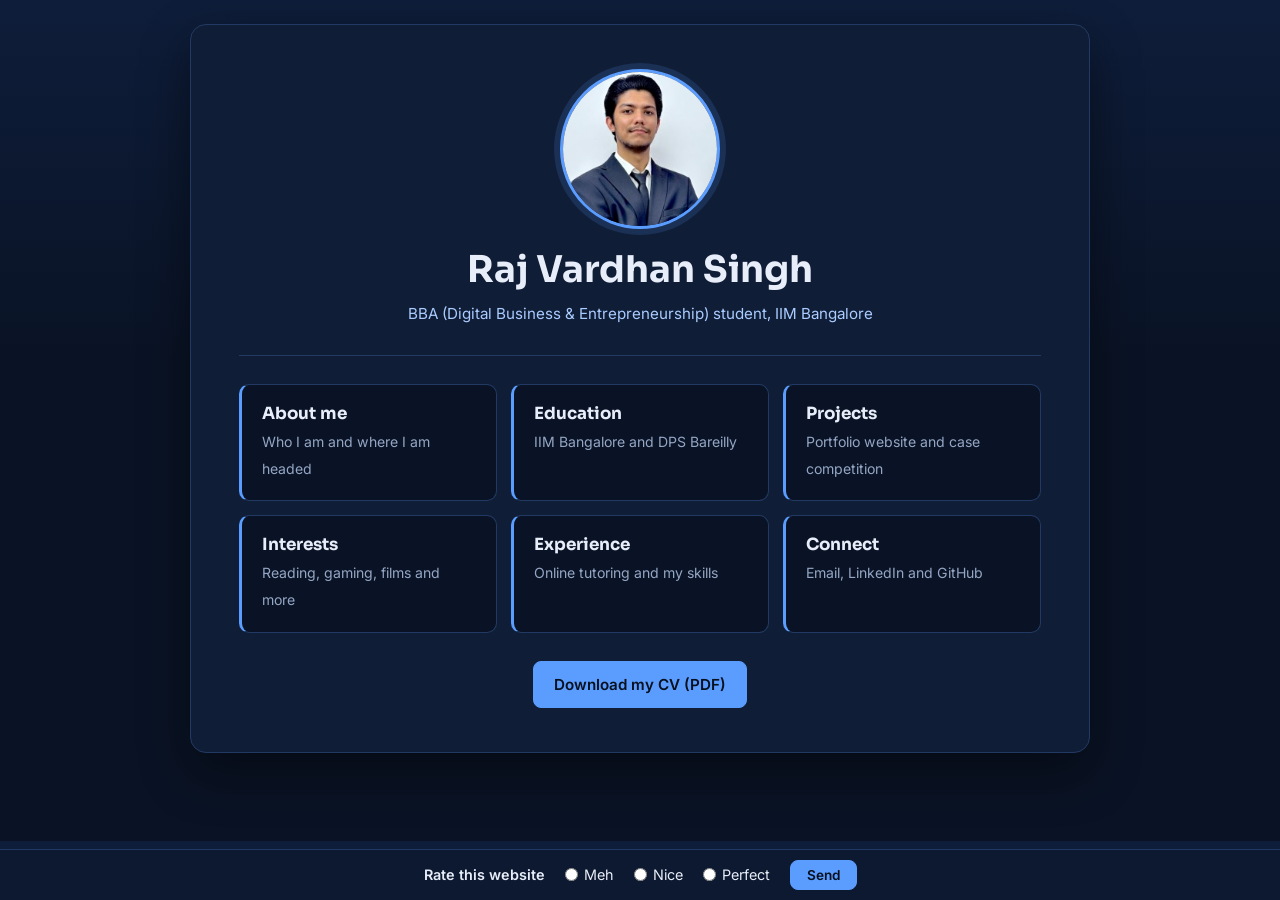
<file: index.html>
<!doctype html>
<html lang="en">
  <head>
    <meta charset="UTF-8" />
    <meta name="viewport" content="width=device-width, initial-scale=1.0" />
    <title>Raj Vardhan Singh | Resume</title>
    <meta
      name="description"
      content="Personal resume of Raj Vardhan Singh, BBA (Digital Business and Entrepreneurship) student at IIM Bangalore."
    />
    <link rel="preconnect" href="https://fonts.googleapis.com" />
    <link rel="preconnect" href="https://fonts.gstatic.com" crossorigin />
    <link
      href="https://fonts.googleapis.com/css2?family=Inter:wght@400;600&family=Sora:wght@400;600;700&display=swap"
      rel="stylesheet"
    />
    <link rel="stylesheet" href="style.css" />
  </head>

  <body>
    <header class="hero">
      <div class="home-card">
        <div class="profile">
          <img
            src="passport size img.jpg"
            alt="Portrait of Raj Vardhan Singh"
            class="profile-pic"
            width="160"
            height="160"
          />
          <h1>Raj Vardhan Singh</h1>
          <p class="tagline">BBA (Digital Business &amp; Entrepreneurship) student, IIM Bangalore</p>
        </div>

        <nav class="tiles" aria-label="Resume sections">
          <a class="tile" href="about.html"><h3>About me</h3><span>Who I am and where I am headed</span></a>
          <a class="tile" href="education.html"><h3>Education</h3><span>IIM Bangalore and DPS Bareilly</span></a>
          <a class="tile" href="projects.html"><h3>Projects</h3><span>Portfolio website and case competition</span></a>
          <a class="tile" href="interests.html"><h3>Interests</h3><span>Reading, gaming, films and more</span></a>
          <a class="tile" href="experience.html"><h3>Experience</h3><span>Online tutoring and my skills</span></a>
          <a class="tile" href="connect.html"><h3>Connect</h3><span>Email, LinkedIn and GitHub</span></a>
        </nav>

        <div class="cv">
          <a class="btn" href="Raj_Vardhan_Singh_CV.pdf" download>Download my CV (PDF)</a>
        </div>
      </div>
    </header>

    <form
      class="rating"
      action="mailto:raajjsinghhh01@gmail.com?subject=Website%20rating"
      method="post"
      enctype="text/plain"
    >
      <p>Rate this website</p>
      <label><input type="radio" name="rating" value="Meh" required /> Meh</label>
      <label><input type="radio" name="rating" value="Nice" /> Nice</label>
      <label><input type="radio" name="rating" value="Perfect" /> Perfect</label>
      <button type="submit" class="btn">Send</button>
    </form>
  </body>
</html>
</file>
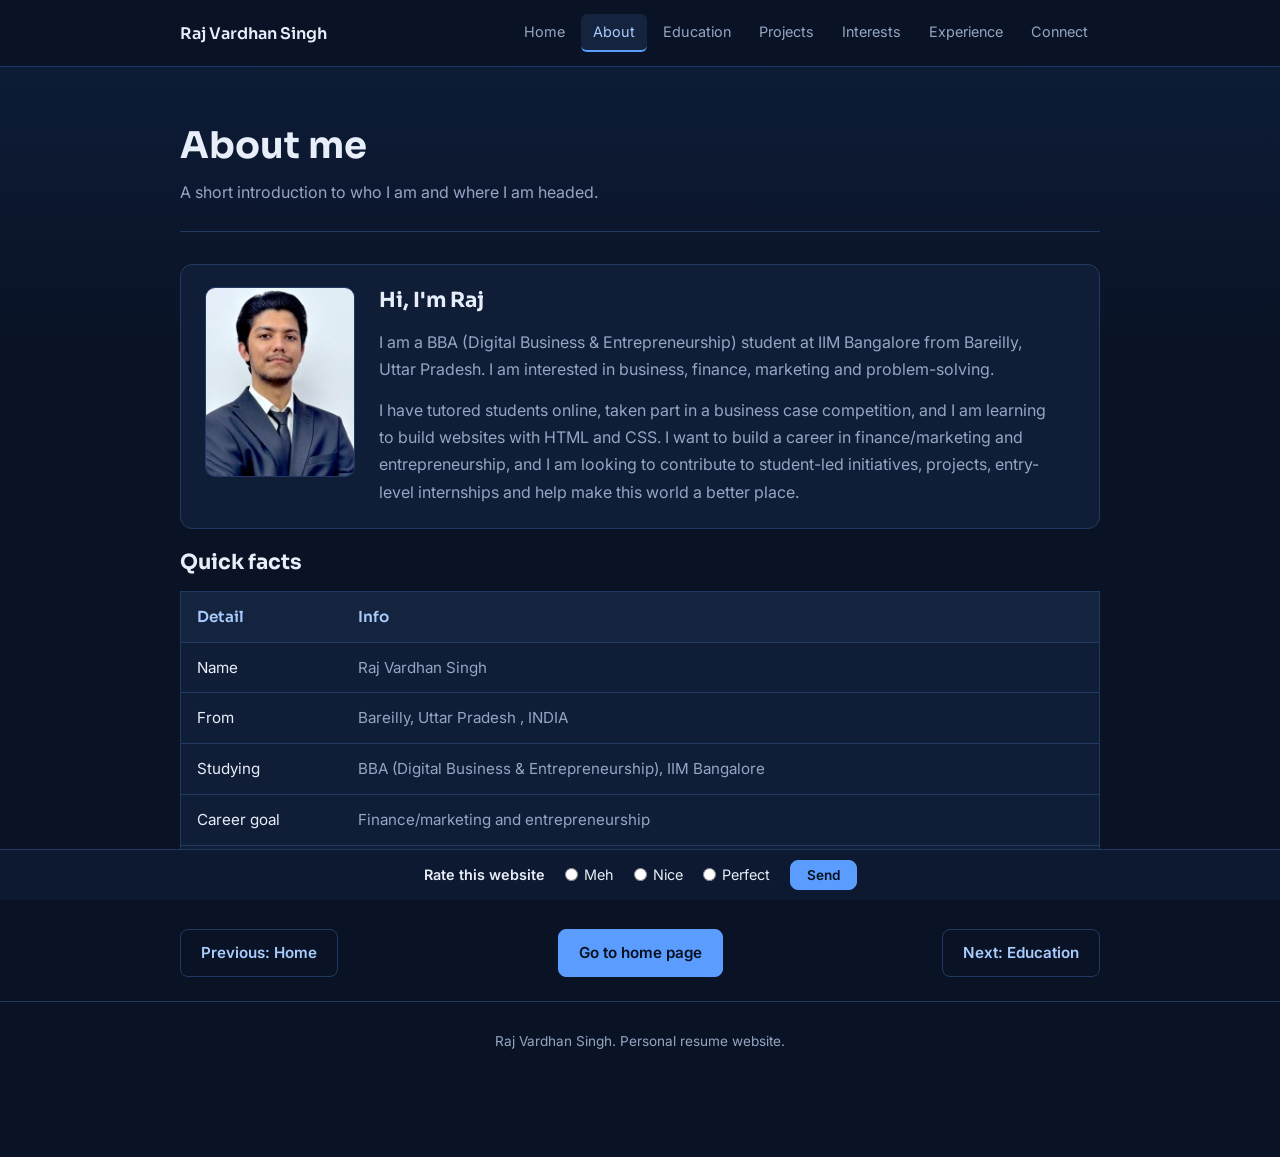
<file: about.html>
<!doctype html>
<html lang="en">
  <head>
    <meta charset="UTF-8" />
    <meta name="viewport" content="width=device-width, initial-scale=1.0" />
    <title>About me | Raj Vardhan Singh</title>
    <link rel="preconnect" href="https://fonts.googleapis.com" />
    <link rel="preconnect" href="https://fonts.gstatic.com" crossorigin />
    <link
      href="https://fonts.googleapis.com/css2?family=Inter:wght@400;600&family=Sora:wght@400;600;700&display=swap"
      rel="stylesheet"
    />
    <link rel="stylesheet" href="style.css" />
  </head>

  <body>
    <header class="topbar">
      <div class="topbar-inner">
        <a class="brand" href="index.html">Raj Vardhan Singh</a>
        <nav aria-label="Main menu">
          <ul class="menu">
            <li><a href="index.html">Home</a></li>
            <li><a href="about.html" class="active">About</a></li>
            <li><a href="education.html">Education</a></li>
            <li><a href="projects.html">Projects</a></li>
            <li><a href="interests.html">Interests</a></li>
            <li><a href="experience.html">Experience</a></li>
            <li><a href="connect.html">Connect</a></li>
          </ul>
        </nav>
      </div>
    </header>

    <main class="page">
      <div class="page-head">
        <h1>About me</h1>
        <p>A short introduction to who I am and where I am headed.</p>
      </div>

      <section class="panel about-top">
        <img src="passport size img.jpg" alt="Raj Vardhan Singh" width="150" height="190" />
        <div>
          <h2>Hi, I'm Raj</h2>
          <p>
            I am a BBA (Digital Business &amp; Entrepreneurship) student at IIM
            Bangalore from Bareilly, Uttar Pradesh. I am interested in business,
            finance, marketing and problem-solving.
          </p>
          <p>
            I have tutored students online, taken part in a business case
            competition, and I am learning to build websites with HTML and CSS.
            I want to build a career in finance/marketing and entrepreneurship, and I am
            looking to contribute to student-led initiatives, projects,
            entry-level internships and help make this world a better place.
          </p>
        </div>
      </section>

      <h2>Quick facts</h2>
      <div class="table-wrap">
        <table>
          <tr><th>Detail</th><th>Info</th></tr>
          <tr><td>Name</td><td>Raj Vardhan Singh</td></tr>
          <tr><td>From</td><td>Bareilly, Uttar Pradesh , INDIA</td></tr>
          <tr><td>Studying</td><td>BBA (Digital Business &amp; Entrepreneurship), IIM Bangalore</td></tr>
          <tr><td>Career goal</td><td>Finance/marketing and entrepreneurship</td></tr>
          <tr><td>Looking for</td><td>Student-led initiatives, NGOs, team projects and entry-level internships</td></tr>
        </table>
      </div>

      <div class="page-actions">
        <a class="btn btn-outline" href="index.html">Previous: Home</a>
        <a class="btn" href="index.html">Go to home page</a>
        <a class="btn btn-outline" href="education.html">Next: Education</a>
      </div>
    </main>

    <footer class="footer">
      <p>Raj Vardhan Singh. Personal resume website.</p>
    </footer>

    <form
      class="rating"
      action="mailto:raajjsinghhh01@gmail.com?subject=Website%20rating"
      method="post"
      enctype="text/plain"
    >
      <p>Rate this website</p>
      <label><input type="radio" name="rating" value="Meh" required /> Meh</label>
      <label><input type="radio" name="rating" value="Nice" /> Nice</label>
      <label><input type="radio" name="rating" value="Perfect" /> Perfect</label>
      <button type="submit" class="btn">Send</button>
    </form>
  </body>
</html>
</file>
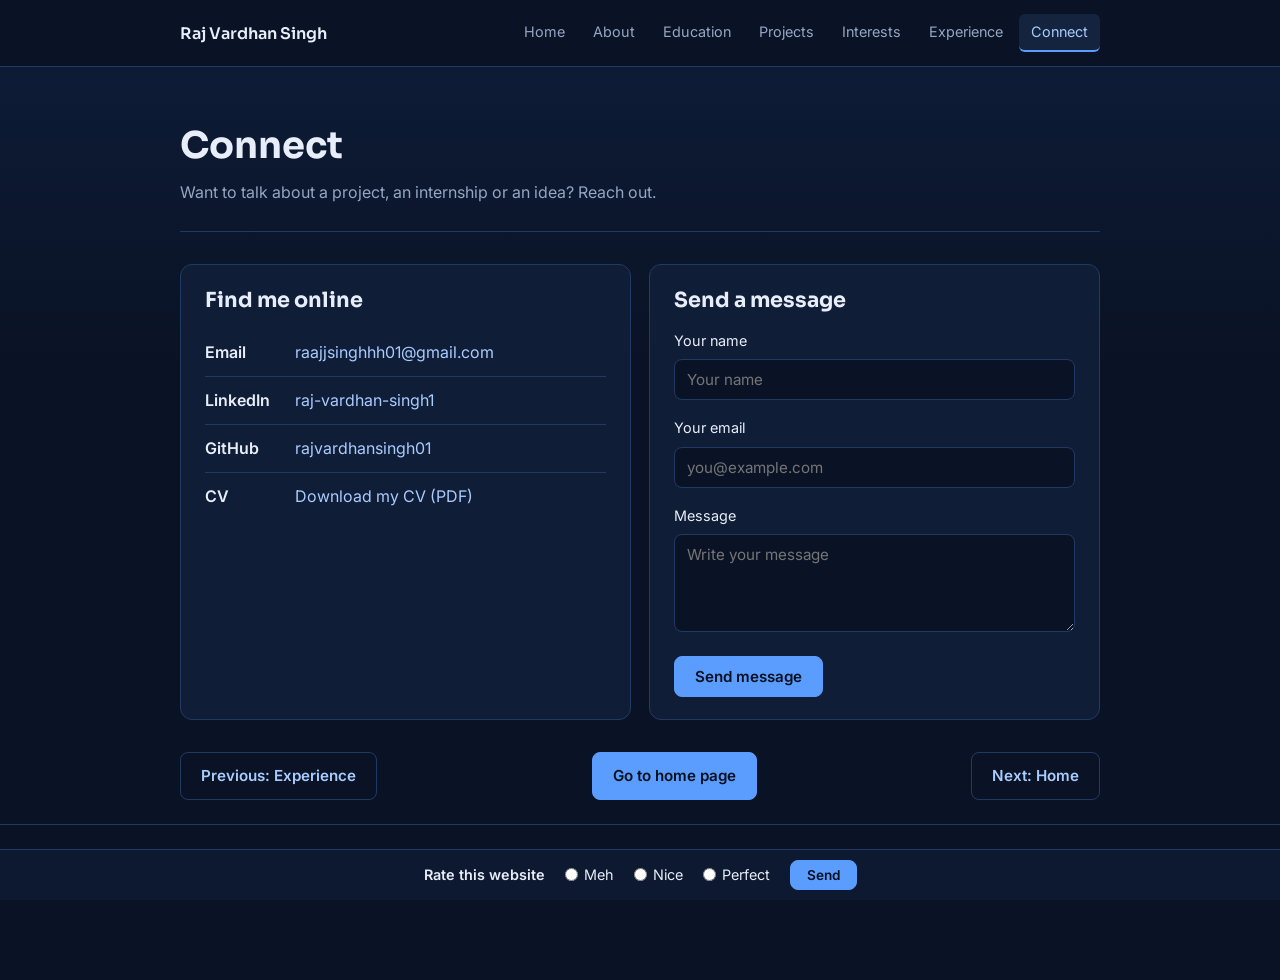
<file: connect.html>
<!doctype html>
<html lang="en">
  <head>
    <meta charset="UTF-8" />
    <meta name="viewport" content="width=device-width, initial-scale=1.0" />
    <title>Connect | Raj Vardhan Singh</title>
    <link rel="preconnect" href="https://fonts.googleapis.com" />
    <link rel="preconnect" href="https://fonts.gstatic.com" crossorigin />
    <link
      href="https://fonts.googleapis.com/css2?family=Inter:wght@400;600&family=Sora:wght@400;600;700&display=swap"
      rel="stylesheet"
    />
    <link rel="stylesheet" href="style.css" />
  </head>

  <body>
    <header class="topbar">
      <div class="topbar-inner">
        <a class="brand" href="index.html">Raj Vardhan Singh</a>
        <nav aria-label="Main menu">
          <ul class="menu">
            <li><a href="index.html">Home</a></li>
            <li><a href="about.html">About</a></li>
            <li><a href="education.html">Education</a></li>
            <li><a href="projects.html">Projects</a></li>
            <li><a href="interests.html">Interests</a></li>
            <li><a href="experience.html">Experience</a></li>
            <li><a href="connect.html" class="active">Connect</a></li>
          </ul>
        </nav>
      </div>
    </header>

    <main class="page">
      <div class="page-head">
        <h1>Connect</h1>
        <p>Want to talk about a project, an internship or an idea? Reach out.</p>
      </div>

      <div class="grid">
        <section class="panel">
          <h2>Find me online</h2>
          <ul class="links">
            <li><strong>Email</strong><a href="mailto:raajjsinghhh01@gmail.com">raajjsinghhh01@gmail.com</a></li>
            <li><strong>LinkedIn</strong><a href="https://www.linkedin.com/in/raj-vardhan-singh1" target="_blank" rel="noopener">raj-vardhan-singh1</a></li>
            <li><strong>GitHub</strong><a href="https://github.com/rajvardhansingh01" target="_blank" rel="noopener">rajvardhansingh01</a></li>
            <li><strong>CV</strong><a href="Raj_Vardhan_Singh_CV.pdf" download>Download my CV (PDF)</a></li>
          </ul>
        </section>

        <section class="panel">
          <h2>Send a message</h2>
          <form action="mailto:raajjsinghhh01@gmail.com" method="post" enctype="text/plain">
            <label for="name">Your name</label>
            <input type="text" id="name" name="name" placeholder="Your name" />

            <label for="email">Your email</label>
            <input type="email" id="email" name="email" placeholder="you@example.com" />

            <label for="message">Message</label>
            <textarea id="message" name="message" rows="4" placeholder="Write your message"></textarea>

            <button type="submit" class="btn">Send message</button>
          </form>
        </section>
      </div>

      <div class="page-actions">
        <a class="btn btn-outline" href="experience.html">Previous: Experience</a>
        <a class="btn" href="index.html">Go to home page</a>
        <a class="btn btn-outline" href="index.html">Next: Home</a>
      </div>
    </main>

    <footer class="footer">
      <p>Raj Vardhan Singh. Personal resume website.</p>
    </footer>

    <form
      class="rating"
      action="mailto:raajjsinghhh01@gmail.com?subject=Website%20rating"
      method="post"
      enctype="text/plain"
    >
      <p>Rate this website</p>
      <label><input type="radio" name="rating" value="Meh" required /> Meh</label>
      <label><input type="radio" name="rating" value="Nice" /> Nice</label>
      <label><input type="radio" name="rating" value="Perfect" /> Perfect</label>
      <button type="submit" class="btn">Send</button>
    </form>
  </body>
</html>
</file>
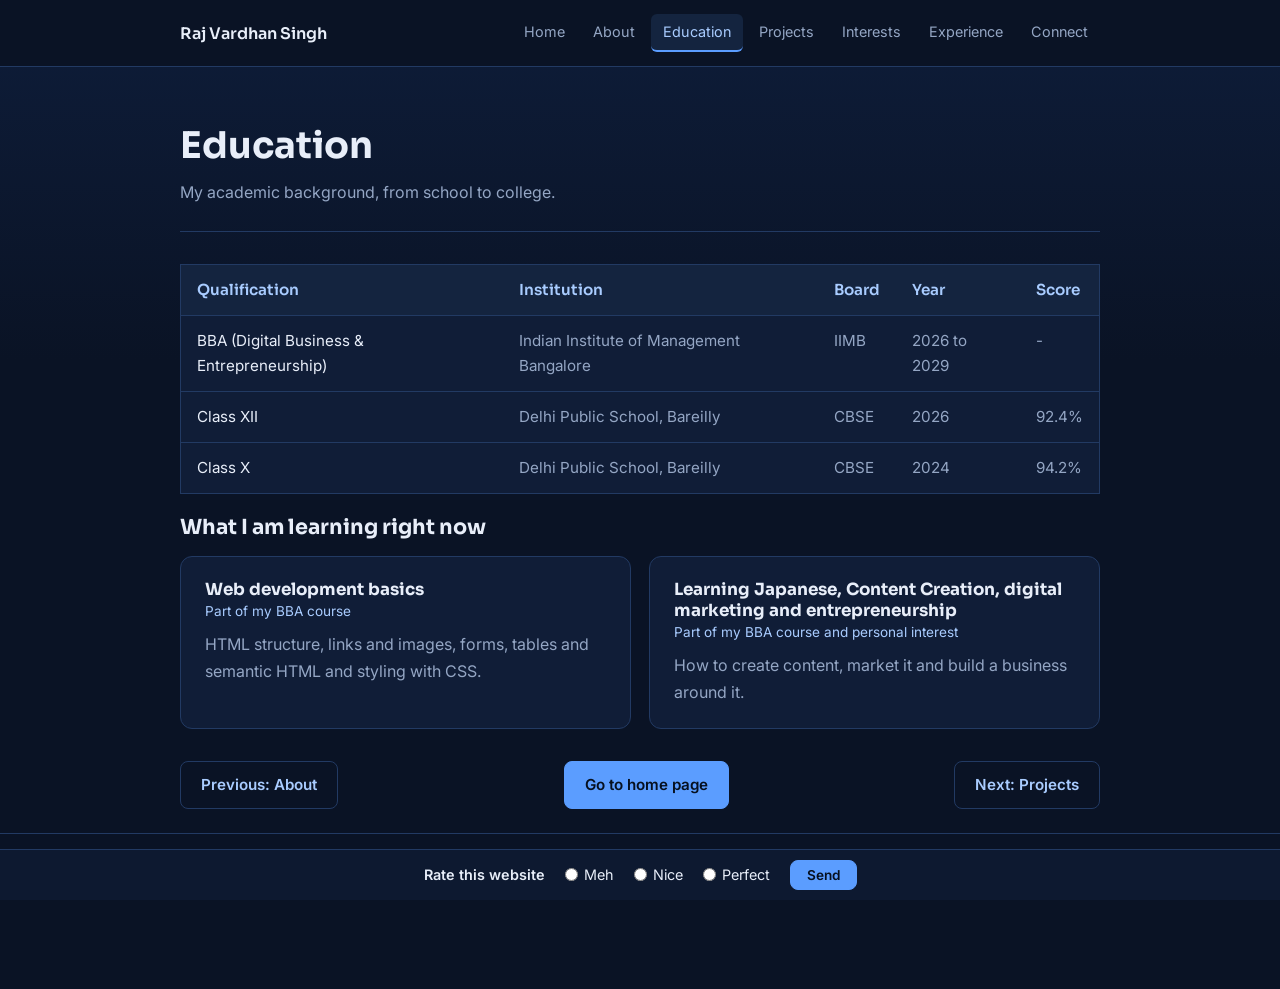
<file: education.html>
<!doctype html>
<html lang="en">
  <head>
    <meta charset="UTF-8" />
    <meta name="viewport" content="width=device-width, initial-scale=1.0" />
    <title>Education | Raj Vardhan Singh</title>
    <link rel="preconnect" href="https://fonts.googleapis.com" />
    <link rel="preconnect" href="https://fonts.gstatic.com" crossorigin />
    <link
      href="https://fonts.googleapis.com/css2?family=Inter:wght@400;600&family=Sora:wght@400;600;700&display=swap"
      rel="stylesheet"
    />
    <link rel="stylesheet" href="style.css" />
  </head>

  <body>
    <header class="topbar">
      <div class="topbar-inner">
        <a class="brand" href="index.html">Raj Vardhan Singh</a>
        <nav aria-label="Main menu">
          <ul class="menu">
            <li><a href="index.html">Home</a></li>
            <li><a href="about.html">About</a></li>
            <li><a href="education.html" class="active">Education</a></li>
            <li><a href="projects.html">Projects</a></li>
            <li><a href="interests.html">Interests</a></li>
            <li><a href="experience.html">Experience</a></li>
            <li><a href="connect.html">Connect</a></li>
          </ul>
        </nav>
      </div>
    </header>

    <main class="page">
      <div class="page-head">
        <h1>Education</h1>
        <p>My academic background, from school to college.</p>
      </div>

      <div class="table-wrap">
        <table>
          <tr>
            <th>Qualification</th>
            <th>Institution</th>
            <th>Board</th>
            <th>Year</th>
            <th>Score</th>
          </tr>
          <tr>
            <td>BBA (Digital Business &amp; Entrepreneurship)</td>
            <td>Indian Institute of Management Bangalore</td>
            <td>IIMB</td>
            <td>2026 to 2029</td>
            <td>-</td>
          </tr>
          <tr>
            <td>Class XII</td>
            <td>Delhi Public School, Bareilly</td>
            <td>CBSE</td>
            <td>2026</td>
            <td>92.4%</td>
          </tr>
          <tr>
            <td>Class X</td>
            <td>Delhi Public School, Bareilly</td>
            <td>CBSE</td>
            <td>2024</td>
            <td>94.2%</td>
          </tr>
        </table>
      </div>

      <h2>What I am learning right now</h2>
      <div class="grid">
        <section class="panel">
          <h3>Web development basics</h3>
          <p class="meta">Part of my BBA course</p>
          <p>HTML structure, links and images, forms, tables and semantic HTML and styling with CSS.</p>
        </section>
        <section class="panel">
          <h3>Learning Japanese, Content Creation, digital marketing and entrepreneurship</h3>
          <p class="meta">Part of my BBA course and personal interest</p>
          <p>How to create content, market it and build a business around it.</p>
        </section>
      </div>

      <div class="page-actions">
        <a class="btn btn-outline" href="about.html">Previous: About</a>
        <a class="btn" href="index.html">Go to home page</a>
        <a class="btn btn-outline" href="projects.html">Next: Projects</a>
      </div>
    </main>

    <footer class="footer">
      <p>Raj Vardhan Singh. Personal resume website.</p>
    </footer>

    <form
      class="rating"
      action="mailto:raajjsinghhh01@gmail.com?subject=Website%20rating"
      method="post"
      enctype="text/plain"
    >
      <p>Rate this website</p>
      <label><input type="radio" name="rating" value="Meh" required /> Meh</label>
      <label><input type="radio" name="rating" value="Nice" /> Nice</label>
      <label><input type="radio" name="rating" value="Perfect" /> Perfect</label>
      <button type="submit" class="btn">Send</button>
    </form>
  </body>
</html>
</file>
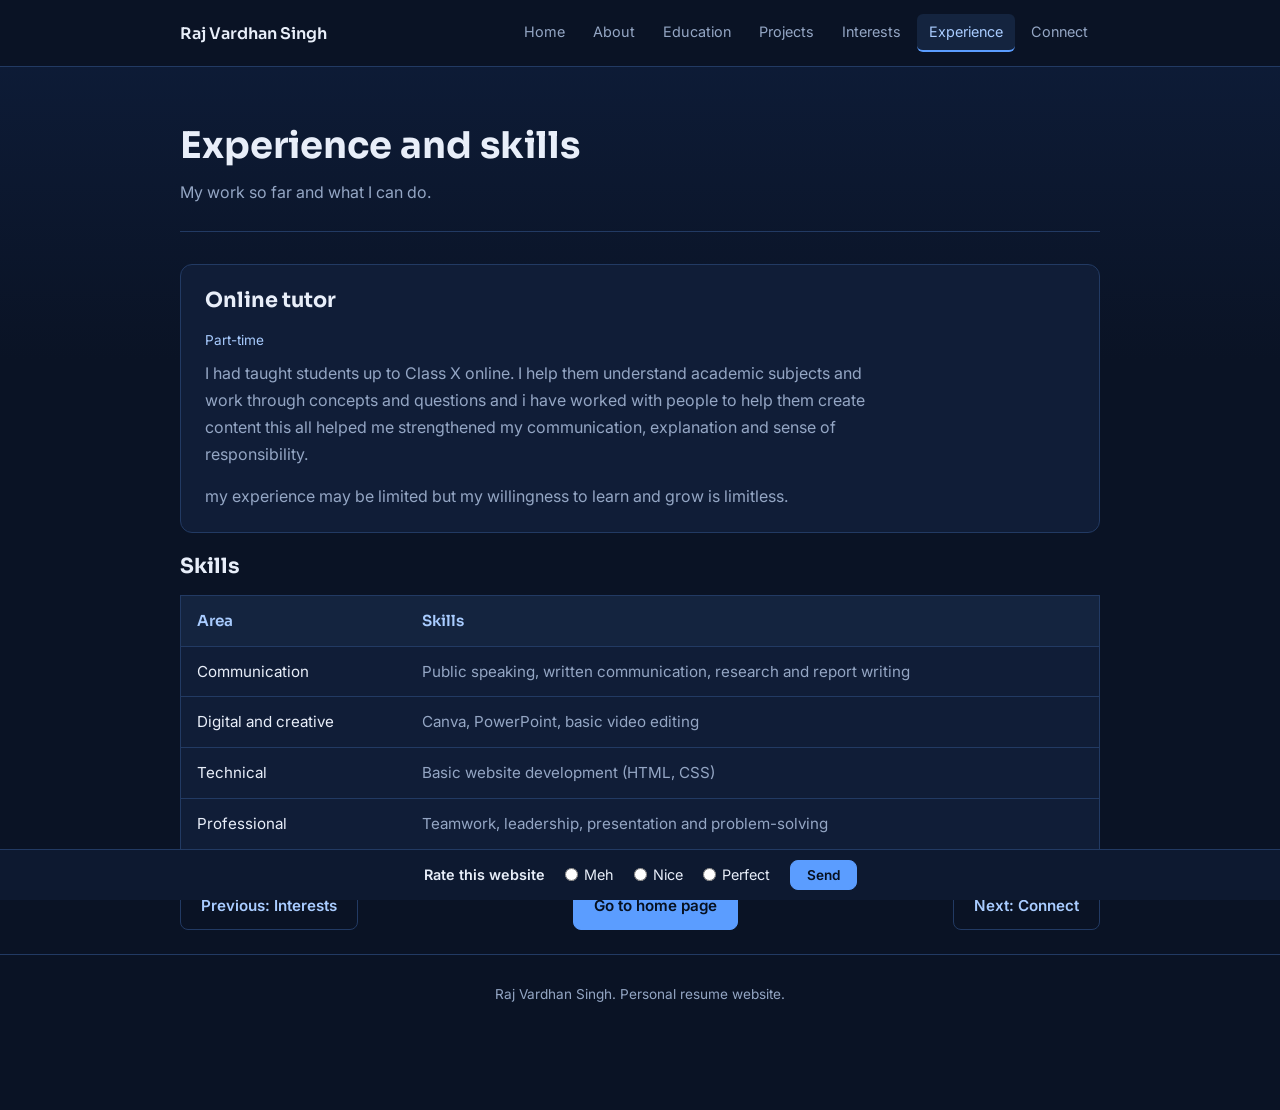
<file: experience.html>
<!doctype html>
<html lang="en">
  <head>
    <meta charset="UTF-8" />
    <meta name="viewport" content="width=device-width, initial-scale=1.0" />
    <title>Experience | Raj Vardhan Singh</title>
    <link rel="preconnect" href="https://fonts.googleapis.com" />
    <link rel="preconnect" href="https://fonts.gstatic.com" crossorigin />
    <link
      href="https://fonts.googleapis.com/css2?family=Inter:wght@400;600&family=Sora:wght@400;600;700&display=swap"
      rel="stylesheet"
    />
    <link rel="stylesheet" href="style.css" />
  </head>

  <body>
    <header class="topbar">
      <div class="topbar-inner">
        <a class="brand" href="index.html">Raj Vardhan Singh</a>
        <nav aria-label="Main menu">
          <ul class="menu">
            <li><a href="index.html">Home</a></li>
            <li><a href="about.html">About</a></li>
            <li><a href="education.html">Education</a></li>
            <li><a href="projects.html">Projects</a></li>
            <li><a href="interests.html">Interests</a></li>
            <li><a href="experience.html" class="active">Experience</a></li>
            <li><a href="connect.html">Connect</a></li>
          </ul>
        </nav>
      </div>
    </header>

    <main class="page">
      <div class="page-head">
        <h1>Experience and skills</h1>
        <p>My work so far and what I can do.</p>
      </div>

      <section class="panel">
        <h2>Online tutor</h2>
        <p class="meta">Part-time</p>
        <p>
          I had taught students up to Class X online. I help them understand
          academic subjects and work through concepts and questions and i have worked with people to help them create content this all helped me
          strengthened my communication, explanation and sense of responsibility.
        </p>
        <p> my experience may be limited but my willingness to learn and grow is limitless.</p>
      </section>

      <h2>Skills</h2>
      <div class="table-wrap">
        <table>
          <tr><th>Area</th><th>Skills</th></tr>
          <tr><td>Communication</td><td>Public speaking, written communication, research and report writing</td></tr>
          <tr><td>Digital and creative</td><td>Canva, PowerPoint, basic video editing</td></tr>
          <tr><td>Technical</td><td>Basic website development (HTML, CSS)</td></tr>
          <tr><td>Professional</td><td>Teamwork, leadership, presentation and problem-solving</td></tr>
        </table>
      </div>

      <div class="page-actions">
        <a class="btn btn-outline" href="interests.html">Previous: Interests</a>
        <a class="btn" href="index.html">Go to home page</a>
        <a class="btn btn-outline" href="connect.html">Next: Connect</a>
      </div>
    </main>

    <footer class="footer">
      <p>Raj Vardhan Singh. Personal resume website.</p>
    </footer>


    <form
      class="rating"
      action="mailto:raajjsinghhh01@gmail.com?subject=Website%20rating"
      method="post"
      enctype="text/plain"
    >
      <p>Rate this website</p>
      <label><input type="radio" name="rating" value="Meh" required /> Meh</label>
      <label><input type="radio" name="rating" value="Nice" /> Nice</label>
      <label><input type="radio" name="rating" value="Perfect" /> Perfect</label>
      <button type="submit" class="btn">Send</button>
    </form>
  </body>
</html>
</file>
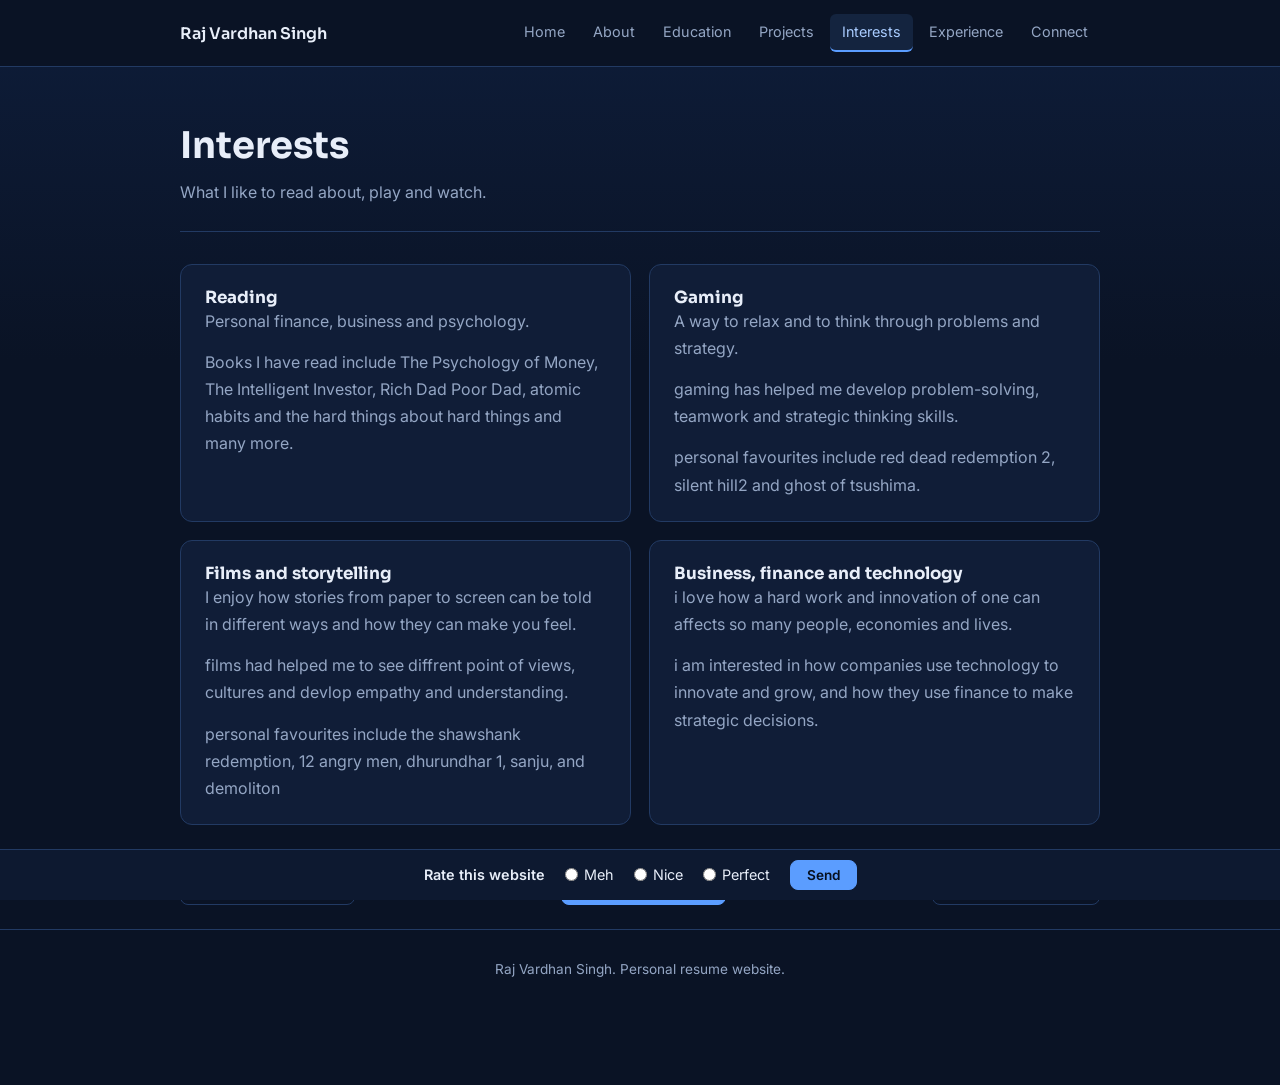
<file: interests.html>
<!doctype html>
<html lang="en">
  <head>
    <meta charset="UTF-8" />
    <meta name="viewport" content="width=device-width, initial-scale=1.0" />
    <title>Interests | Raj Vardhan Singh</title>
    <link rel="preconnect" href="https://fonts.googleapis.com" />
    <link rel="preconnect" href="https://fonts.gstatic.com" crossorigin />
    <link
      href="https://fonts.googleapis.com/css2?family=Inter:wght@400;600&family=Sora:wght@400;600;700&display=swap"
      rel="stylesheet"
    />
    <link rel="stylesheet" href="style.css" />
  </head>

  <body>
    <header class="topbar">
      <div class="topbar-inner">
        <a class="brand" href="index.html">Raj Vardhan Singh</a>
        <nav aria-label="Main menu">
          <ul class="menu">
            <li><a href="index.html">Home</a></li>
            <li><a href="about.html">About</a></li>
            <li><a href="education.html">Education</a></li>
            <li><a href="projects.html">Projects</a></li>
            <li><a href="interests.html" class="active">Interests</a></li>
            <li><a href="experience.html">Experience</a></li>
            <li><a href="connect.html">Connect</a></li>
          </ul>
        </nav>
      </div>
    </header>

    <main class="page">
      <div class="page-head">
        <h1>Interests</h1>
        <p>What I like to read about, play and watch.</p>
      </div>

      <div class="grid">
        <section class="panel">
          <h3>Reading</h3>
          <p>Personal finance, business and psychology.</p>
          <p>Books I have read include The Psychology of Money, The Intelligent Investor, Rich Dad Poor Dad, atomic habits and the hard things about hard things and many more.</p>
        </section>
        <section class="panel">
          <h3>Gaming</h3>
          <p>A way to relax and to think through problems and strategy.</p>
          <p> gaming has helped me develop problem-solving, teamwork and strategic thinking skills.</p>
          <p>personal favourites include red dead redemption 2, silent hill2 and ghost of tsushima.</p>
        </section>
        <section class="panel">
          <h3>Films and storytelling</h3>
          <p>I enjoy how stories from paper to screen can be told in different ways and how they can make you feel.</p>
          <p>films had helped me to see diffrent point of views, cultures and devlop empathy and understanding.</p>
            <p>personal favourites include the shawshank redemption, 12 angry men, dhurundhar 1, sanju, and demoliton </p>
        </section>
        <section class="panel">
          <h3>Business, finance and technology</h3>
          <p>i love how a hard work and innovation of one can affects so many people, economies and lives.</p>
          <p>i am interested in how companies use technology to innovate and grow, and how they use finance to make strategic decisions.</p>
        </section>
      </div>

      <div class="page-actions">
        <a class="btn btn-outline" href="projects.html">Previous: Projects</a>
        <a class="btn" href="index.html">Go to home page</a>
        <a class="btn btn-outline" href="experience.html">Next: Experience</a>
      </div>
    </main>

    <footer class="footer">
      <p>Raj Vardhan Singh. Personal resume website.</p>
    </footer>

    <form
      class="rating"
      action="mailto:raajjsinghhh01@gmail.com?subject=Website%20rating"
      method="post"
      enctype="text/plain"
    >
      <p>Rate this website</p>
      <label><input type="radio" name="rating" value="Meh" required /> Meh</label>
      <label><input type="radio" name="rating" value="Nice" /> Nice</label>
      <label><input type="radio" name="rating" value="Perfect" /> Perfect</label>
      <button type="submit" class="btn">Send</button>
    </form>
  </body>
</html>
</file>
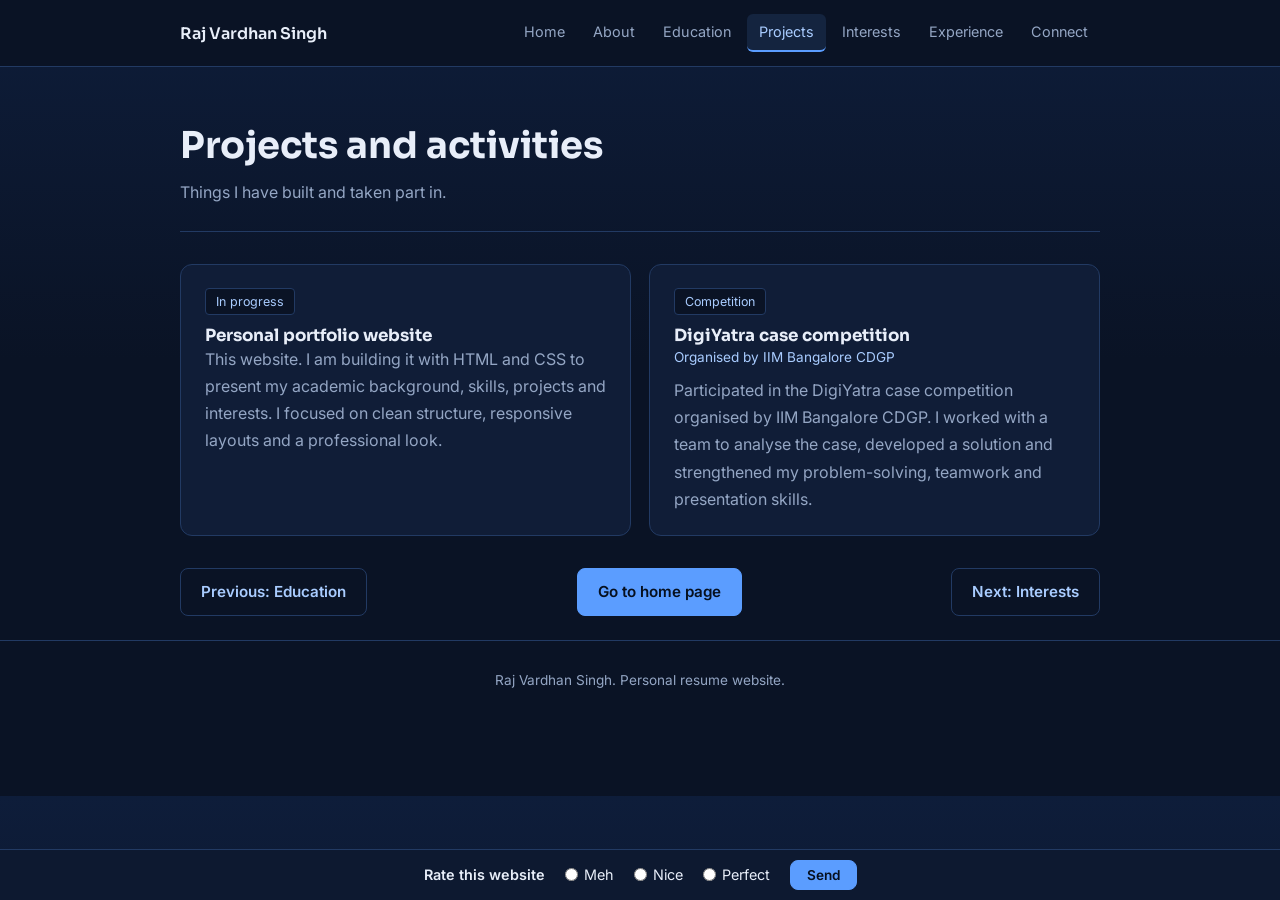
<file: projects.html>
<!doctype html>
<html lang="en">
  <head>
    <meta charset="UTF-8" />
    <meta name="viewport" content="width=device-width, initial-scale=1.0" />
    <title>Projects | Raj Vardhan Singh</title>
    <link rel="preconnect" href="https://fonts.googleapis.com" />
    <link rel="preconnect" href="https://fonts.gstatic.com" crossorigin />
    <link
      href="https://fonts.googleapis.com/css2?family=Inter:wght@400;600&family=Sora:wght@400;600;700&display=swap"
      rel="stylesheet"
    />
    <link rel="stylesheet" href="style.css" />
  </head>

  <body>
    <header class="topbar">
      <div class="topbar-inner">
        <a class="brand" href="index.html">Raj Vardhan Singh</a>
        <nav aria-label="Main menu">
          <ul class="menu">
            <li><a href="index.html">Home</a></li>
            <li><a href="about.html">About</a></li>
            <li><a href="education.html">Education</a></li>
            <li><a href="projects.html" class="active">Projects</a></li>
            <li><a href="interests.html">Interests</a></li>
            <li><a href="experience.html">Experience</a></li>
            <li><a href="connect.html">Connect</a></li>
          </ul>
        </nav>
      </div>
    </header>

    <main class="page">
      <div class="page-head">
        <h1>Projects and activities</h1>
        <p>Things I have built and taken part in.</p>
      </div>

      <div class="grid">
        <section class="panel">
          <span class="tag">In progress</span>
          <h3>Personal portfolio website</h3>
          <p>
            This website. I am building it with HTML and CSS to present my
            academic background, skills, projects and interests. I focused on
            clean structure, responsive layouts and a professional look.
          </p>
        </section>

        <section class="panel">
          <span class="tag">Competition</span>
          <h3>DigiYatra case competition</h3>
          <p class="meta">Organised by IIM Bangalore CDGP</p>
          <p>Participated in the DigiYatra case competition organised by IIM Bangalore CDGP. I worked with a team to analyse the case, developed a solution and strengthened my problem-solving, teamwork and presentation skills.</p>
        </section>
      </div>

      <div class="page-actions">
        <a class="btn btn-outline" href="education.html">Previous: Education</a>
        <a class="btn" href="index.html">Go to home page</a>
        <a class="btn btn-outline" href="interests.html">Next: Interests</a>
      </div>
    </main>

    <footer class="footer">
      <p>Raj Vardhan Singh. Personal resume website.</p>
    </footer>
    <form
      class="rating"
      action="mailto:raajjsinghhh01@gmail.com?subject=Website%20rating"
      method="post"
      enctype="text/plain"
    >
      <p>Rate this website</p>
      <label><input type="radio" name="rating" value="Meh" required /> Meh</label>
      <label><input type="radio" name="rating" value="Nice" /> Nice</label>
      <label><input type="radio" name="rating" value="Perfect" /> Perfect</label>
      <button type="submit" class="btn">Send</button>
    </form>
  </body>
</html>
</file>
<file: style.css>
* {
  box-sizing: border-box;
}

:root {
  --bg: #0a1325;          
  --panel: #101d37;       
  --panel-2: #14243f;     
  --line: #223a63;        
  --text: #e8eef9;
  --muted: #94a6c4;
  --accent: #5b9dff;      
  --accent-soft: #a9ccff; 
}

html {
  scroll-behavior: smooth;
}

body {
  margin: 0;
  padding-bottom: 110px;  /* room for the fixed rating bar */
  background-color: var(--bg);
  background-image: linear-gradient(180deg, #0e1d3a 0%, var(--bg) 360px);
  color: var(--text);
  font-family: "Inter", Arial, sans-serif;
  font-size: 1rem;
  line-height: 1.7;
}

h1, h2, h3 {
  font-family: "Sora", Arial, sans-serif;
  line-height: 1.25;
  margin: 0;
}

h1 { font-size: 1.9rem; }
h2 { font-size: 1.3rem; margin-bottom: 16px; }
h3 { font-size: 1.05rem; }

p {
  margin: 0 0 14px;
  max-width: 68ch;
  color: var(--muted);
}

a {
  color: var(--accent-soft);
  text-decoration: none;
}

a:hover {
  color: #ffffff;
}

a:focus-visible,
button:focus-visible,
input:focus-visible,
textarea:focus-visible {
  outline: 2px solid var(--accent);
  outline-offset: 3px;
}

.topbar {
  border-bottom: 1px solid var(--line);
  background-color: var(--bg);
}

.topbar-inner {
  max-width: 960px;
  margin: 0 auto;
  padding: 14px 20px;
  display: flex;
  flex-wrap: wrap;
  justify-content: space-between;
  align-items: center;
  gap: 12px;
}

.brand {
  font-family: "Sora", Arial, sans-serif;
  font-weight: 600;
  color: var(--text);
}

.menu {
  list-style: none;
  margin: 0;
  padding: 0;
  display: flex;
  flex-wrap: wrap;
  gap: 4px;
}

.menu a {
  display: block;
  padding: 6px 12px;
  border-radius: 6px;
  font-size: 0.9rem;
  color: var(--muted);
}

.menu a:hover {
  background-color: var(--panel-2);
  color: var(--text);
}

.menu a.active {
  background-color: var(--panel-2);
  color: var(--accent-soft);
  border-bottom: 2px solid var(--accent);
}


.btn {
  display: inline-block;
  padding: 10px 20px;
  background-color: var(--accent);
  color: #06101f;
  font-family: "Inter", Arial, sans-serif;
  font-size: 0.95rem;
  font-weight: 600;
  border: 1px solid var(--accent);
  border-radius: 8px;
  cursor: pointer;
  transition: background-color 0.2s, color 0.2s;
}

.btn:hover {
  background-color: transparent;
  color: var(--accent-soft);
}

.btn-outline {
  background-color: transparent;
  color: var(--accent-soft);
  border: 1px solid var(--line);
}

.btn-outline:hover {
  background-color: var(--panel-2);
  border-color: var(--accent);
}


.hero {
  min-height: 85vh;
  display: flex;
  justify-content: center;
  align-items: center;
  padding: 24px 16px;
}

.home-card {
  width: 100%;
  max-width: 900px;
  background-color: var(--panel);
  border: 1px solid var(--line);
  border-radius: 16px;
  box-shadow: 0 20px 50px rgba(0, 0, 0, 0.45);
  padding: 32px 20px;
}

.profile {
  display: flex;
  flex-direction: column;
  align-items: center;
  text-align: center;
  padding-bottom: 28px;
  margin-bottom: 28px;
  border-bottom: 1px solid var(--line);
}

.profile-pic {
  width: 160px;
  height: 160px;
  border-radius: 50%;
  object-fit: cover;
  object-position: top;
  border: 3px solid var(--accent);
  box-shadow: 0 0 0 6px rgba(91, 157, 255, 0.15);
  margin-bottom: 18px;
}

.tagline {
  margin: 8px 0 0;
  color: var(--accent-soft);
  font-size: 0.95rem;
}

.tiles {
  display: grid;
  grid-template-columns: 1fr;
  gap: 14px;
}

.tile {
  display: block;
  padding: 18px 20px;
  background-color: var(--bg);
  border: 1px solid var(--line);
  border-left: 3px solid var(--accent);
  border-radius: 10px;
  color: var(--text);
  transition: background-color 0.2s, border-color 0.2s;
}

.tile:hover {
  background-color: var(--panel-2);
  border-color: var(--accent);
  color: var(--text);
}

.tile h3 {
  margin-bottom: 4px;
}

.tile span {
  font-size: 0.88rem;
  color: var(--muted);
}

.cv {
  margin-top: 28px;
  text-align: center;
}


.page {
  max-width: 960px;
  margin: 0 auto;
  padding: 40px 20px 24px;
}

.page-head {
  margin-bottom: 32px;
  padding-bottom: 24px;
  border-bottom: 1px solid var(--line);
}

.page-head h1 {
  margin-bottom: 10px;
}

.page-head p {
  margin: 0;
}

.panel {
  background-color: var(--panel);
  border: 1px solid var(--line);
  border-radius: 12px;
  padding: 22px 24px;
  margin-bottom: 20px;
}

.panel p:last-child {
  margin-bottom: 0;
}

.grid {
  display: grid;
  grid-template-columns: 1fr;
  gap: 18px;
  margin-bottom: 20px;
}

.grid .panel {
  margin-bottom: 0;
}

.meta {
  font-size: 0.85rem;
  color: var(--accent-soft);
  margin-bottom: 8px;
}

.tag {
  display: inline-block;
  padding: 2px 10px;
  margin-bottom: 10px;
  font-size: 0.78rem;
  color: var(--accent-soft);
  border: 1px solid var(--line);
  border-radius: 4px;
  background-color: var(--bg);
}

.about-top {
  display: flex;
  flex-direction: column;
  gap: 24px;
  align-items: flex-start;
}

.about-top img {
  width: 150px;
  height: 190px;
  object-fit: cover;
  object-position: top;
  border-radius: 10px;
  border: 1px solid var(--line);
}


.table-wrap {
  overflow-x: auto;
  margin-bottom: 20px;
}

table {
  width: 100%;
  border-collapse: collapse;
  background-color: var(--panel);
  border: 1px solid var(--line);
}

th, td {
  padding: 12px 16px;
  text-align: left;
  vertical-align: top;
  border-bottom: 1px solid var(--line);
  font-size: 0.95rem;
}

th {
  background-color: var(--panel-2);
  color: var(--accent-soft);
  font-family: "Sora", Arial, sans-serif;
  font-weight: 600;
}

td {
  color: var(--muted);
}

td:first-child {
  color: var(--text);
}

.list {
  margin: 0;
  padding-left: 20px;
  color: var(--muted);
}

.list li {
  margin-bottom: 6px;
}


.links {
  list-style: none;
  margin: 0;
  padding: 0;
}

.links li {
  padding: 10px 0;
  border-bottom: 1px solid var(--line);
}

.links li:last-child {
  border-bottom: none;
}

.links strong {
  display: inline-block;
  min-width: 90px;
  color: var(--text);
  font-weight: 600;
}

label {
  display: block;
  margin-bottom: 6px;
  font-size: 0.9rem;
  color: var(--text);
}

input,
textarea {
  width: 100%;
  padding: 10px 12px;
  margin-bottom: 16px;
  background-color: var(--bg);
  color: var(--text);
  border: 1px solid var(--line);
  border-radius: 8px;
  font-family: "Inter", Arial, sans-serif;
  font-size: 0.95rem;
}

input:focus,
textarea:focus {
  border-color: var(--accent);
}

.page-actions {
  display: flex;
  flex-wrap: wrap;
  justify-content: space-between;
  gap: 12px;
  margin-top: 32px;
}

.footer {
  text-align: center;
  padding: 28px 16px 40px;
  border-top: 1px solid var(--line);
  color: var(--muted);
  font-size: 0.85rem;
}

.footer p {
  margin: 0 auto;
}

.rating {
  position: fixed;
  left: 0;
  right: 0;
  bottom: 0;
  z-index: 10;
  display: flex;
  flex-wrap: wrap;
  justify-content: center;
  align-items: center;
  gap: 8px 20px;
  padding: 10px 16px;
  background-color: #0d1930;
  border-top: 1px solid var(--line);
}

.rating p {
  margin: 0;
  color: var(--text);
  font-weight: 600;
  font-size: 0.9rem;
}

.rating label {
  display: flex;
  align-items: center;
  gap: 6px;
  margin: 0;
  cursor: pointer;
  font-size: 0.9rem;
}

.rating input {
  width: auto;           
  margin: 0;
  padding: 0;
  accent-color: var(--accent);
}

.rating .btn {
  padding: 6px 16px;
  font-size: 0.85rem;
}


@media (min-width: 600px) {
  body {
    padding-bottom: 64px;
  }

  .tiles,
  .grid {
    grid-template-columns: 1fr 1fr;
  }

  .about-top {
    flex-direction: row;
  }
}

@media (min-width: 900px) {
  .home-card {
    padding: 44px 48px;
  }

  .tiles {
    grid-template-columns: 1fr 1fr 1fr;
  }

  h1 {
    font-size: 2.3rem;
  }

  .page {
    padding-top: 56px;
  }
}
</file>
